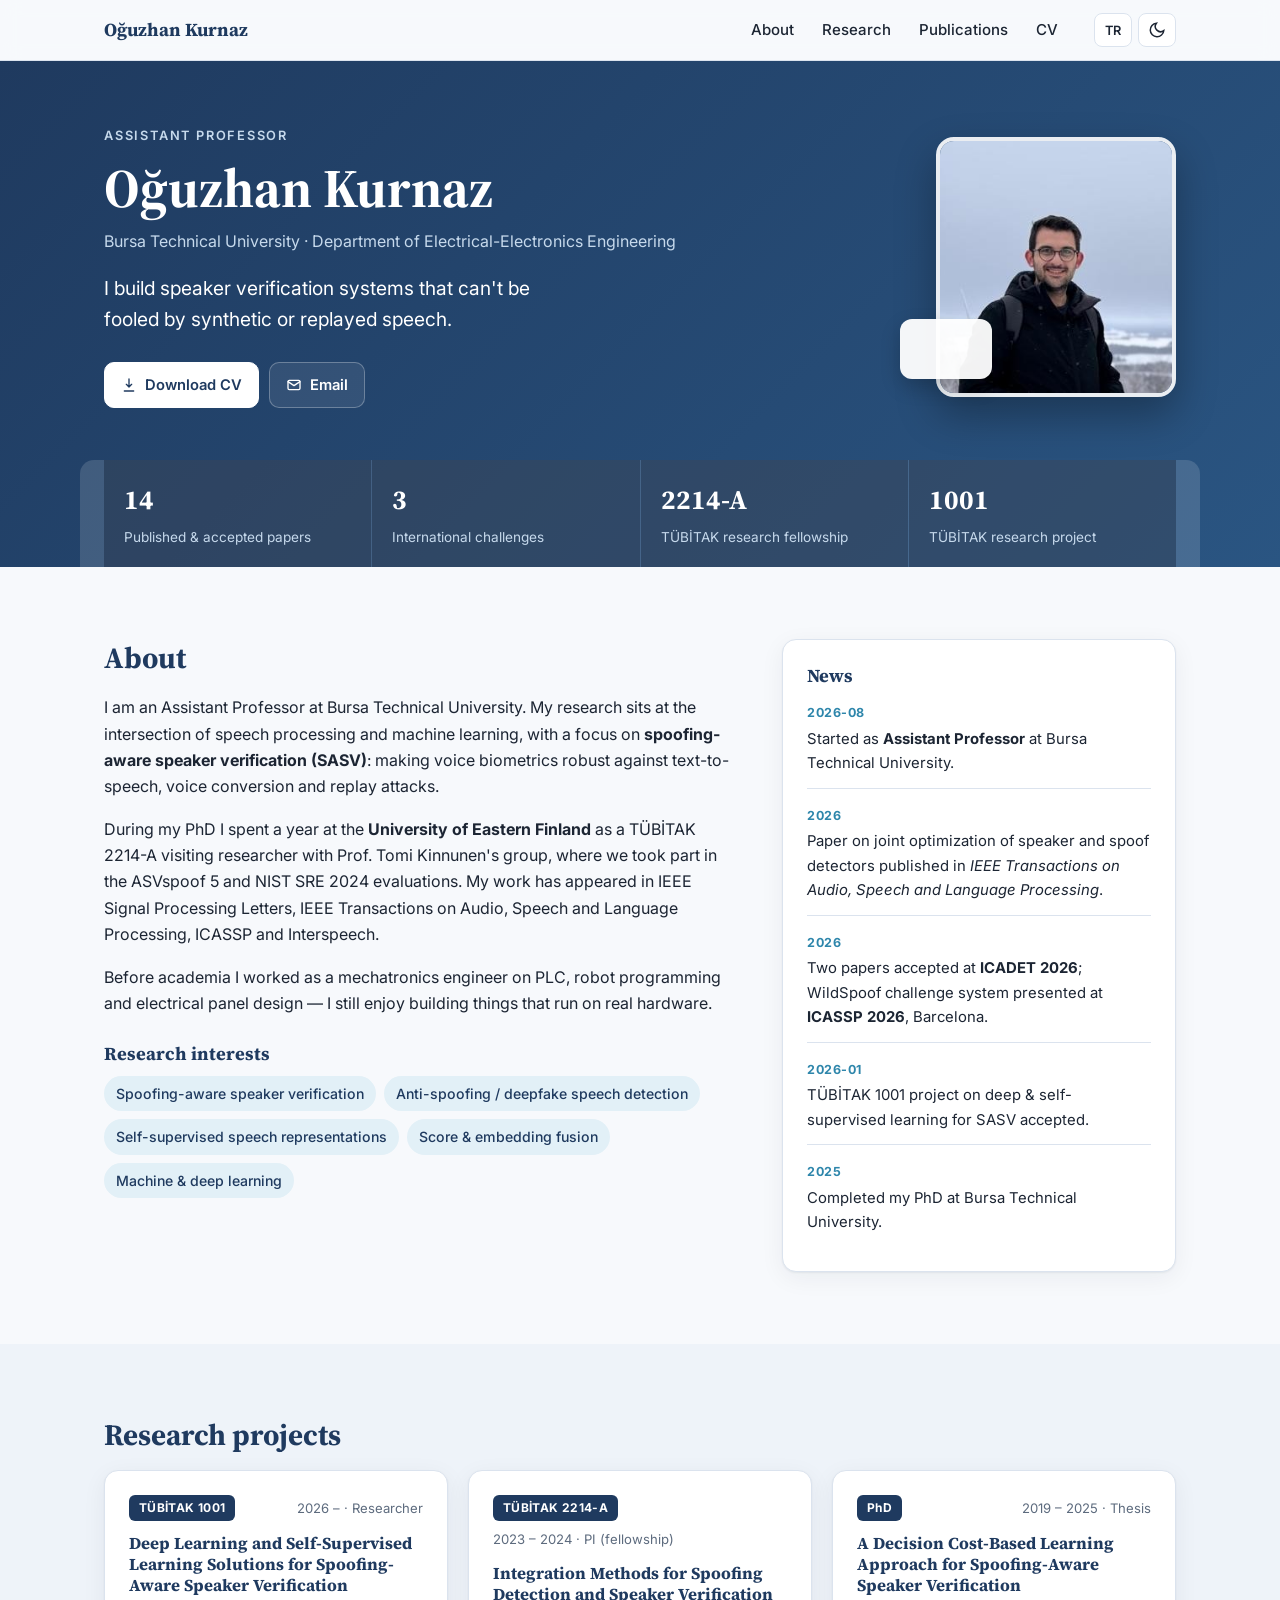
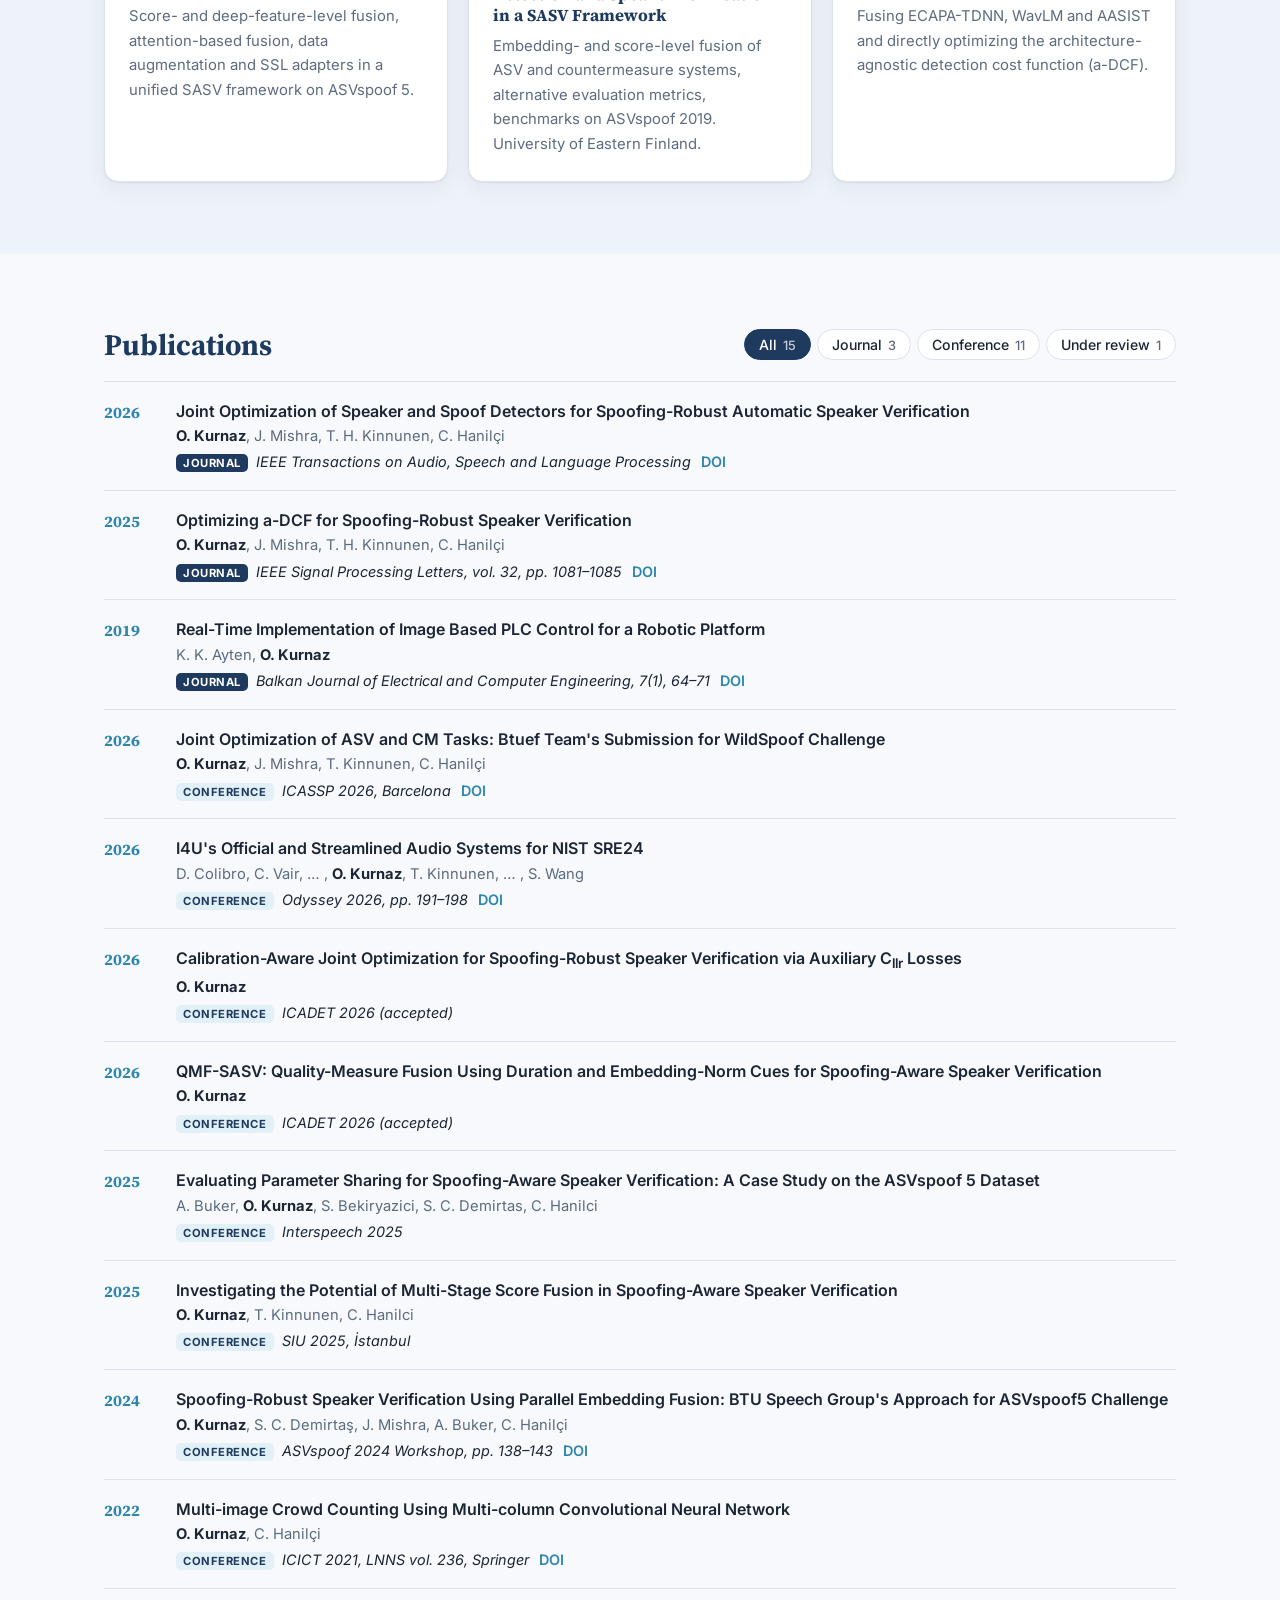
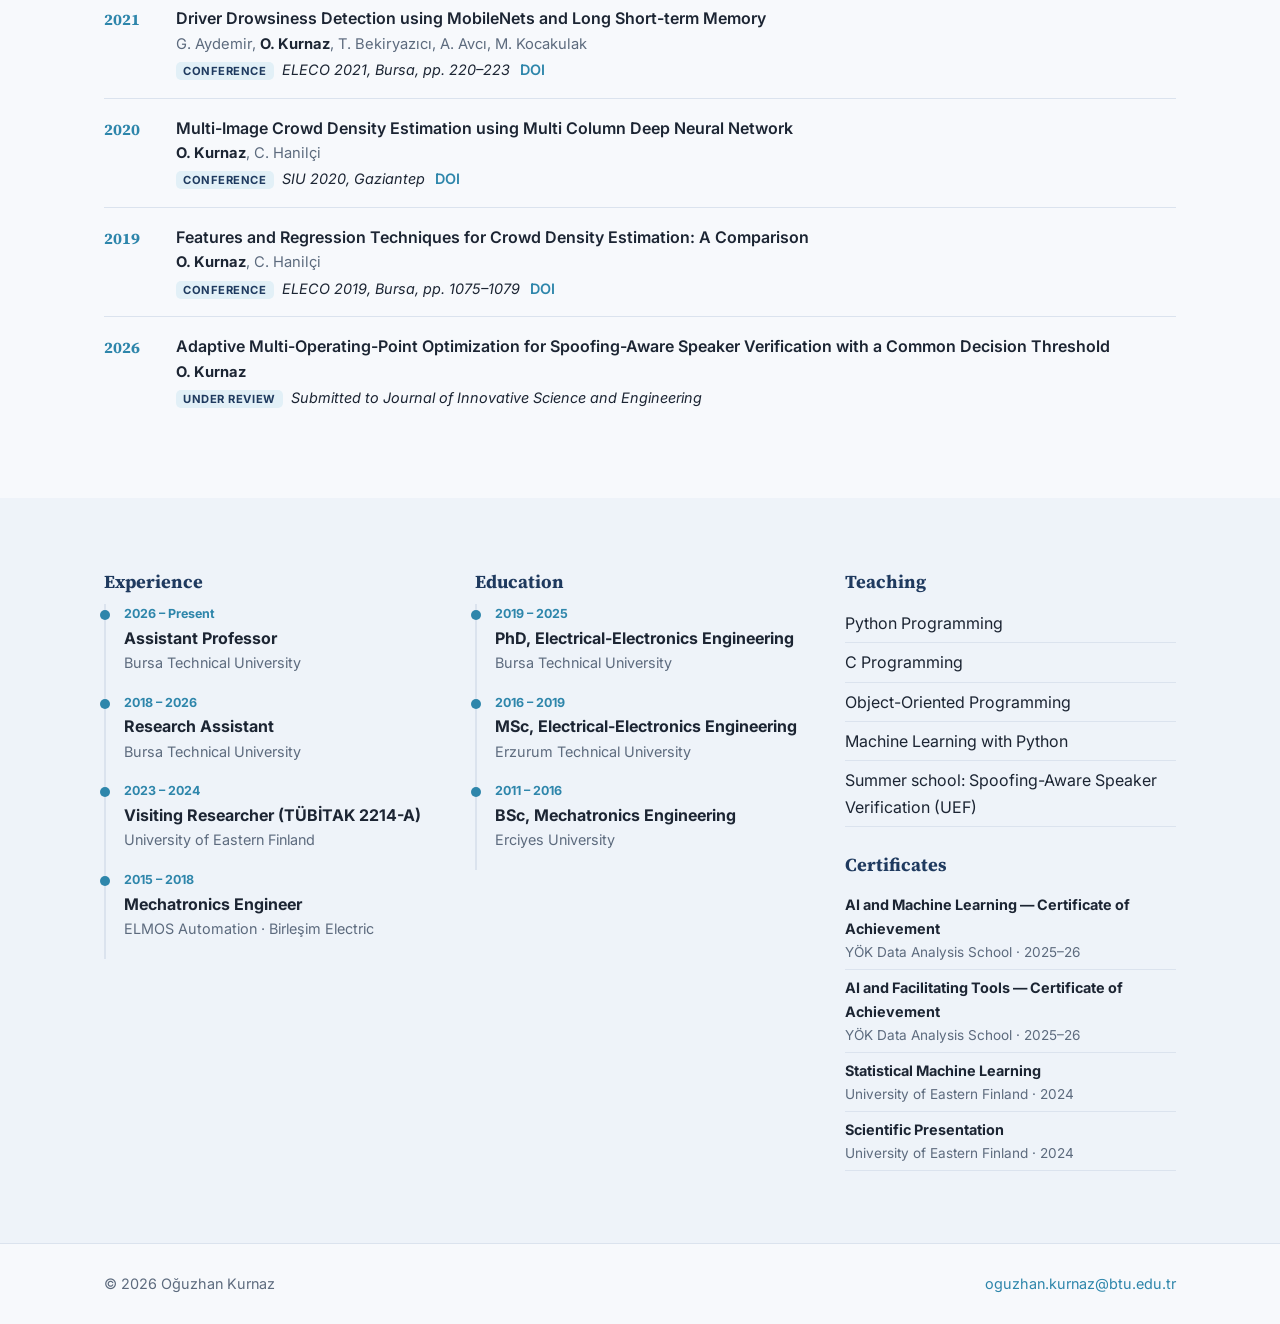
<file: index.html>
<!doctype html>
<html lang="en">
<head>
  <meta charset="utf-8">
  <meta name="viewport" content="width=device-width, initial-scale=1">
  <title>Oğuzhan Kurnaz</title>
  <meta name="description" content="Oğuzhan Kurnaz — Assistant Professor at Bursa Technical University. Research on spoofing-aware speaker verification, speech processing and machine learning.">
  <link rel="icon" href="data:image/svg+xml,<svg xmlns='http://www.w3.org/2000/svg' viewBox='0 0 32 32'><rect width='32' height='32' rx='7' fill='%231F3A5F'/><text x='16' y='22' font-family='Arial' font-weight='700' font-size='15' fill='white' text-anchor='middle'>OK</text></svg>">
  <link rel="preconnect" href="https://fonts.googleapis.com">
  <link rel="preconnect" href="https://fonts.gstatic.com" crossorigin>
  <link href="https://fonts.googleapis.com/css2?family=Inter:wght@400;500;600;700&family=Source+Serif+4:opsz,wght@8..60,600;8..60,700&display=swap" rel="stylesheet">
  <link rel="stylesheet" href="assets/css/style.css">
</head>
<body>
  <header class="topbar">
    <div class="wrap topbar-inner">
      <a class="brand" href="index.html">Oğuzhan Kurnaz</a>
      <nav class="nav" id="nav">
        <a href="#about" data-i18n="nav.about">About</a>
        <a href="#research" data-i18n="nav.research">Research</a>
        <a href="#publications" data-i18n="nav.publications">Publications</a>
        <a href="#cv" data-i18n="nav.cv">CV</a>
        <!-- Demos hidden until the Hugging Face Spaces are deployed (see spaces/README.md)
        <a href="demos.html" class="nav-demo" data-i18n="nav.demos">Demos</a>
        -->
      </nav>
      <div class="tools">
        <button class="tool" id="langBtn" type="button" aria-label="Language">TR</button>
        <button class="tool" id="themeBtn" type="button" aria-label="Theme">
          <svg viewBox="0 0 24 24" width="18" height="18" fill="none" stroke="currentColor" stroke-width="2" stroke-linecap="round"><path d="M21 12.8A9 9 0 1 1 11.2 3a7 7 0 0 0 9.8 9.8z"/></svg>
        </button>
        <button class="tool menu-btn" id="menuBtn" type="button" aria-label="Menu">
          <svg viewBox="0 0 24 24" width="20" height="20" fill="none" stroke="currentColor" stroke-width="2" stroke-linecap="round"><path d="M4 7h16M4 12h16M4 17h16"/></svg>
        </button>
      </div>
    </div>
  </header>

  <main>
    <section class="hero">
      <div class="wrap hero-inner">
        <div class="hero-text">
          <p class="eyebrow" id="heroTitle"></p>
          <h1 id="heroName"></h1>
          <p class="affil" id="heroAffil"></p>
          <p class="tagline" id="heroTagline"></p>
          <div class="actions" id="heroActions"></div>
        </div>
        <div class="hero-photo">
          <img id="heroPhoto" alt="Oğuzhan Kurnaz" width="260" height="280">
          <div class="wave" aria-hidden="true"><span></span><span></span><span></span><span></span><span></span><span></span><span></span><span></span><span></span></div>
        </div>
      </div>
      <div class="wrap stats" id="stats"></div>
    </section>

    <section id="about" class="section">
      <div class="wrap grid-2">
        <div>
          <h2 data-i18n="sec.about">About</h2>
          <div class="prose" id="about-text"></div>
          <h3 data-i18n="sec.interests">Research interests</h3>
          <ul class="chips" id="interests"></ul>
        </div>
        <aside class="card news">
          <h3 data-i18n="sec.news">News</h3>
          <ul id="news"></ul>
        </aside>
      </div>
    </section>

    <section id="research" class="section alt">
      <div class="wrap">
        <h2 data-i18n="sec.projects">Research projects</h2>
        <div class="cards" id="projects"></div>

        <!-- Demos hidden until the Hugging Face Spaces are deployed (see spaces/README.md)
        <a class="demo-banner" href="demos.html">
          <div>
            <strong data-i18n="banner.title">Try the speech demos</strong>
            <span data-i18n="banner.text">Speaker verification, voice conversion and voice-cloning TTS — right in your browser.</span>
          </div>
          <span class="arrow" aria-hidden="true">→</span>
        </a>
        -->
      </div>
    </section>

    <section id="publications" class="section">
      <div class="wrap">
        <div class="section-head">
          <h2 data-i18n="sec.publications">Publications</h2>
          <div class="filters" id="pubFilters" role="tablist"></div>
        </div>
        <ol class="pubs" id="pubs"></ol>
      </div>
    </section>

    <section id="cv" class="section alt">
      <div class="wrap grid-3">
        <div>
          <h3 data-i18n="sec.experience">Experience</h3>
          <ul class="timeline" id="experience"></ul>
        </div>
        <div>
          <h3 data-i18n="sec.education">Education</h3>
          <ul class="timeline" id="education"></ul>
        </div>
        <div>
          <h3 data-i18n="sec.teaching">Teaching</h3>
          <ul class="plain" id="teaching"></ul>
          <h3 data-i18n="sec.certificates">Certificates</h3>
          <ul class="plain small" id="certificates"></ul>
        </div>
      </div>
    </section>
  </main>

  <footer class="footer">
    <div class="wrap footer-inner">
      <span>© <span id="year"></span> Oğuzhan Kurnaz</span>
      <a id="footerMail"></a>
    </div>
  </footer>

  <script src="assets/js/data.js"></script>
  <script src="assets/js/main.js"></script>
</body>
</html>
</file>
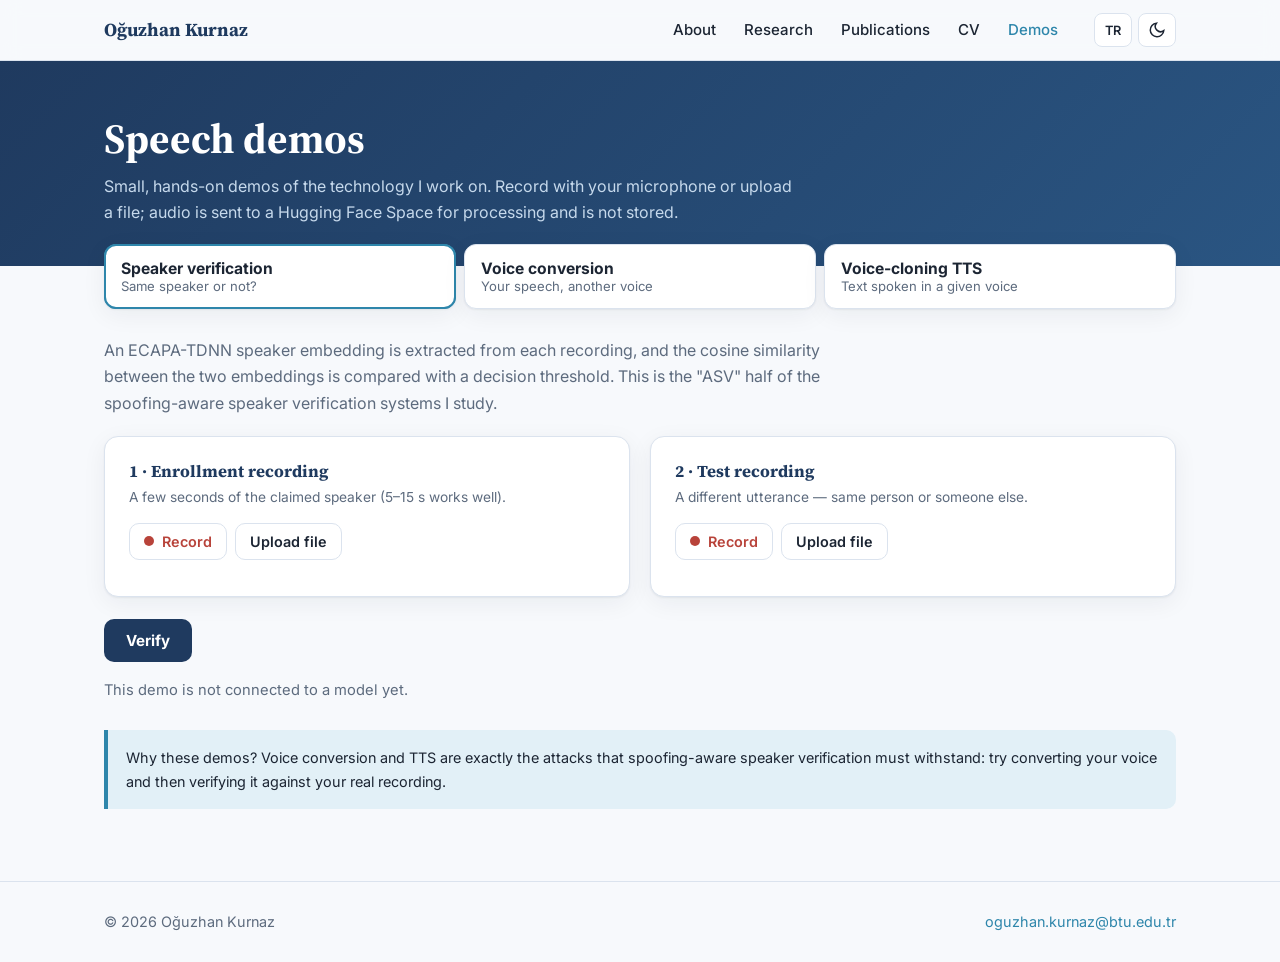
<file: demos.html>
<!doctype html>
<html lang="en">
<head>
  <meta charset="utf-8">
  <meta name="viewport" content="width=device-width, initial-scale=1">
  <title>Speech Demos · Oğuzhan Kurnaz</title>
  <meta name="description" content="Interactive speech demos: speaker verification, voice conversion and voice-cloning text-to-speech.">
  <link rel="icon" href="data:image/svg+xml,<svg xmlns='http://www.w3.org/2000/svg' viewBox='0 0 32 32'><rect width='32' height='32' rx='7' fill='%231F3A5F'/><text x='16' y='22' font-family='Arial' font-weight='700' font-size='15' fill='white' text-anchor='middle'>OK</text></svg>">
  <link rel="preconnect" href="https://fonts.googleapis.com">
  <link rel="preconnect" href="https://fonts.gstatic.com" crossorigin>
  <link href="https://fonts.googleapis.com/css2?family=Inter:wght@400;500;600;700&family=Source+Serif+4:opsz,wght@8..60,600;8..60,700&display=swap" rel="stylesheet">
  <link rel="stylesheet" href="assets/css/style.css">
</head>
<body>
  <header class="topbar">
    <div class="wrap topbar-inner">
      <a class="brand" href="index.html">Oğuzhan Kurnaz</a>
      <nav class="nav" id="nav">
        <a href="index.html#about" data-i18n="nav.about">About</a>
        <a href="index.html#research" data-i18n="nav.research">Research</a>
        <a href="index.html#publications" data-i18n="nav.publications">Publications</a>
        <a href="index.html#cv" data-i18n="nav.cv">CV</a>
        <a href="demos.html" class="nav-demo active" data-i18n="nav.demos">Demos</a>
      </nav>
      <div class="tools">
        <button class="tool" id="langBtn" type="button" aria-label="Language">TR</button>
        <button class="tool" id="themeBtn" type="button" aria-label="Theme">
          <svg viewBox="0 0 24 24" width="18" height="18" fill="none" stroke="currentColor" stroke-width="2" stroke-linecap="round"><path d="M21 12.8A9 9 0 1 1 11.2 3a7 7 0 0 0 9.8 9.8z"/></svg>
        </button>
        <button class="tool menu-btn" id="menuBtn" type="button" aria-label="Menu">
          <svg viewBox="0 0 24 24" width="20" height="20" fill="none" stroke="currentColor" stroke-width="2" stroke-linecap="round"><path d="M4 7h16M4 12h16M4 17h16"/></svg>
        </button>
      </div>
    </div>
  </header>

  <main>
    <section class="page-head">
      <div class="wrap">
        <h1 data-i18n="d.title">Speech demos</h1>
        <p data-i18n="d.lead">Small, hands-on demos of the technology I work on. Record with your microphone or upload a file; audio is sent to a Hugging Face Space for processing and is not stored.</p>
      </div>
    </section>

    <section class="section" style="padding-top:0">
      <div class="wrap">
        <div class="tabs" id="tabs" role="tablist">
          <button type="button" role="tab" data-tab="verification" class="on"><b data-i18n="d.sv.tab">Speaker verification</b><small data-i18n="d.sv.sub">Same speaker or not?</small></button>
          <button type="button" role="tab" data-tab="conversion"><b data-i18n="d.vc.tab">Voice conversion</b><small data-i18n="d.vc.sub">Your speech, another voice</small></button>
          <button type="button" role="tab" data-tab="cloning"><b data-i18n="d.tts.tab">Voice-cloning TTS</b><small data-i18n="d.tts.sub">Text spoken in a given voice</small></button>
        </div>

        <!-- Speaker verification -->
        <div class="demo on" id="demo-verification">
          <p class="demo-intro" data-i18n="d.sv.intro">An ECAPA-TDNN speaker embedding is extracted from each recording, and the cosine similarity between the two embeddings is compared with a decision threshold. This is the "ASV" half of the spoofing-aware speaker verification systems I study.</p>
          <div class="slots">
            <div class="card slot" data-slot="sv-enroll" data-sr="16000" data-max="30">
              <h3 data-i18n="d.sv.a">1 · Enrollment recording</h3>
              <p class="hint" data-i18n="d.sv.ah">A few seconds of the claimed speaker (5–15 s works well).</p>
            </div>
            <div class="card slot" data-slot="sv-test" data-sr="16000" data-max="30">
              <h3 data-i18n="d.sv.b">2 · Test recording</h3>
              <p class="hint" data-i18n="d.sv.bh">A different utterance — same person or someone else.</p>
            </div>
          </div>
          <div class="run-row">
            <button class="run" type="button" id="run-verification" data-i18n="d.sv.run">Verify</button>
          </div>
          <div class="status" id="status-verification"></div>
          <div class="result" id="result-verification"></div>
        </div>

        <!-- Voice conversion -->
        <div class="demo" id="demo-conversion">
          <p class="demo-intro" data-i18n="d.vc.intro">Any-to-any voice conversion with kNN-VC: each WavLM frame of the source speech is replaced by its nearest neighbours from the target speaker's recording, then vocoded. The content comes from the source, the voice from the target. Longer target recordings give better results.</p>
          <div class="slots">
            <div class="card slot" data-slot="vc-source" data-sr="16000" data-max="30">
              <h3 data-i18n="d.vc.a">1 · Source speech (what is said)</h3>
              <p class="hint" data-i18n="d.vc.ah">Record yourself saying something (up to 30 s).</p>
            </div>
            <div class="card slot" data-slot="vc-target" data-sr="16000" data-max="120">
              <h3 data-i18n="d.vc.b">2 · Target voice (who says it)</h3>
              <p class="hint" data-i18n="d.vc.bh">A recording of the target voice — 30 s to 2 min is ideal.</p>
            </div>
          </div>
          <div class="run-row">
            <button class="run" type="button" id="run-conversion" data-i18n="d.vc.run">Convert</button>
            <label class="consent"><input type="checkbox" id="consent-conversion"><span data-i18n="d.consent">I own these recordings or have the speaker's permission, and I will not use the output to impersonate or deceive anyone.</span></label>
          </div>
          <div class="status" id="status-conversion"></div>
          <div class="result" id="result-conversion"></div>
        </div>

        <!-- Voice cloning TTS -->
        <div class="demo" id="demo-cloning">
          <p class="demo-intro" data-i18n="d.tts.intro">Zero-shot voice-cloning text-to-speech with XTTS-v2: a short reference recording conditions the model, which then speaks your text in that voice. Supports Turkish, English and 15 other languages.</p>
          <div class="slots">
            <div class="card slot-text">
              <h3 data-i18n="d.tts.a">1 · Text</h3>
              <p class="hint" data-i18n="d.tts.ah">What should be said (max. 300 characters).</p>
              <textarea id="tts-text" maxlength="300"></textarea>
              <div class="field-row">
                <label><span data-i18n="d.tts.lang">Language</span>
                  <select id="tts-lang">
                    <option value="tr">Türkçe</option><option value="en">English</option><option value="de">Deutsch</option>
                    <option value="fr">Français</option><option value="es">Español</option><option value="it">Italiano</option>
                    <option value="ru">Русский</option><option value="ar">العربية</option>
                  </select>
                </label>
                <span id="tts-count">0 / 300</span>
              </div>
            </div>
            <div class="card slot" data-slot="tts-ref" data-sr="24000" data-max="30">
              <h3 data-i18n="d.tts.b">2 · Reference voice</h3>
              <p class="hint" data-i18n="d.tts.bh">6–20 s of clean speech from the voice to clone.</p>
            </div>
          </div>
          <div class="run-row">
            <button class="run" type="button" id="run-cloning" data-i18n="d.tts.run">Synthesize</button>
            <label class="consent"><input type="checkbox" id="consent-cloning"><span data-i18n="d.consent">I own these recordings or have the speaker's permission, and I will not use the output to impersonate or deceive anyone.</span></label>
          </div>
          <div class="status" id="status-cloning"></div>
          <div class="result" id="result-cloning"></div>
        </div>

        <div class="notice">
          <p data-i18n="d.why">Why these demos? Voice conversion and TTS are exactly the attacks that spoofing-aware speaker verification must withstand: try converting your voice and then verifying it against your real recording.</p>
        </div>
      </div>
    </section>
  </main>

  <footer class="footer">
    <div class="wrap footer-inner">
      <span>© <span id="year"></span> Oğuzhan Kurnaz</span>
      <a id="footerMail"></a>
    </div>
  </footer>

  <script src="assets/js/data.js"></script>
  <script src="assets/js/main.js"></script>
  <script src="assets/js/demos.js"></script>
</body>
</html>
</file>
<file: assets/css/style.css>
:root {
  --bg: #f7f9fc;
  --bg-alt: #eef3f9;
  --surface: #ffffff;
  --text: #1c2533;
  --muted: #5d6b7e;
  --line: #dbe3ee;
  --navy: #1f3a5f;
  --accent: #2e86ab;
  --accent-soft: #e2f0f7;
  --hero-1: #1f3a5f;
  --hero-2: #2a5582;
  --on-hero: #ffffff;
  --on-hero-muted: #c6d9ec;
  --ok: #1f8a5b;
  --ok-soft: #e3f4ec;
  --bad: #b8433a;
  --bad-soft: #f9e6e4;
  --shadow: 0 1px 2px rgba(16, 32, 56, .06), 0 6px 24px rgba(16, 32, 56, .06);
  --radius: 14px;
  --serif: "Source Serif 4", Georgia, serif;
  --sans: "Inter", system-ui, -apple-system, "Segoe UI", Roboto, sans-serif;
  color-scheme: light;
}
@media (prefers-color-scheme: dark) {
  :root:not([data-theme="light"]) {
    --bg: #0e1520; --bg-alt: #121b28; --surface: #172233; --text: #e4ebf4; --muted: #95a4b8; --line: #263449;
    --navy: #9cc9e8; --accent: #5bb6dc; --accent-soft: #173246; --hero-1: #13233a; --hero-2: #1b3555;
    --on-hero-muted: #a9c3dc; --ok: #4cc28b; --ok-soft: #12301f; --bad: #e57a70; --bad-soft: #3a1c19;
    --shadow: 0 1px 2px rgba(0,0,0,.3), 0 8px 28px rgba(0,0,0,.25); color-scheme: dark;
  }
}
:root[data-theme="dark"] {
  --bg: #0e1520; --bg-alt: #121b28; --surface: #172233; --text: #e4ebf4; --muted: #95a4b8; --line: #263449;
  --navy: #9cc9e8; --accent: #5bb6dc; --accent-soft: #173246; --hero-1: #13233a; --hero-2: #1b3555;
  --on-hero-muted: #a9c3dc; --ok: #4cc28b; --ok-soft: #12301f; --bad: #e57a70; --bad-soft: #3a1c19;
  --shadow: 0 1px 2px rgba(0,0,0,.3), 0 8px 28px rgba(0,0,0,.25); color-scheme: dark;
}

* { box-sizing: border-box; }
html { scroll-behavior: smooth; scroll-padding-top: 72px; }
body { margin: 0; background: var(--bg); color: var(--text); font: 16px/1.65 var(--sans); -webkit-font-smoothing: antialiased; }
a { color: var(--accent); text-decoration: none; }
a:hover { text-decoration: underline; }
h1, h2, h3 { font-family: var(--serif); color: var(--navy); line-height: 1.25; margin: 0 0 .6em; }
h2 { font-size: 1.85rem; }
h3 { font-size: 1.15rem; margin-top: 1.4em; }
.wrap { max-width: 1120px; margin: 0 auto; padding: 0 24px; }
.muted { color: var(--muted); }

/* Top bar */
.topbar { position: sticky; top: 0; z-index: 20; background: color-mix(in srgb, var(--bg) 85%, transparent); backdrop-filter: blur(10px); border-bottom: 1px solid var(--line); }
.topbar-inner { display: flex; align-items: center; gap: 24px; height: 60px; }
.brand { font-family: var(--serif); font-weight: 700; font-size: 1.15rem; color: var(--navy); white-space: nowrap; }
.brand:hover { text-decoration: none; }
.nav { display: flex; gap: 4px; margin-left: auto; }
.nav a { color: var(--text); padding: 6px 12px; border-radius: 8px; font-size: .94rem; font-weight: 500; }
.nav a:hover { background: var(--bg-alt); text-decoration: none; }
.nav a.active { color: var(--accent); }
.nav .nav-demo { color: var(--accent); }
.tools { display: flex; gap: 6px; }
.tool { border: 1px solid var(--line); background: var(--surface); color: var(--text); border-radius: 8px; height: 34px; min-width: 38px; font: 600 .8rem var(--sans); cursor: pointer; display: grid; place-items: center; }
.tool:hover { border-color: var(--accent); }
.menu-btn { display: none; }

/* Hero */
.hero { background: linear-gradient(135deg, var(--hero-1), var(--hero-2)); color: var(--on-hero); padding: 64px 0 0; position: relative; overflow: hidden; }
.hero-inner { display: grid; grid-template-columns: 1fr auto; gap: 48px; align-items: center; }
.eyebrow { text-transform: uppercase; letter-spacing: .14em; font-size: .8rem; font-weight: 600; color: var(--on-hero-muted); margin: 0 0 8px; }
.hero h1 { color: #fff; font-size: clamp(2.2rem, 5vw, 3.4rem); margin: 0 0 6px; }
.affil { color: var(--on-hero-muted); margin: 0 0 18px; }
.tagline { font-size: 1.2rem; max-width: 38ch; margin: 0 0 26px; }
.actions { display: flex; flex-wrap: wrap; gap: 10px; }
.btn { display: inline-flex; align-items: center; gap: 8px; padding: 10px 16px; border-radius: 10px; font-weight: 600; font-size: .92rem; border: 1px solid rgba(255,255,255,.28); color: #fff; background: rgba(255,255,255,.08); cursor: pointer; font-family: var(--sans); }
.btn:hover { background: rgba(255,255,255,.16); text-decoration: none; }
.btn.primary { background: #fff; color: #1f3a5f; border-color: #fff; }
.btn.primary:hover { background: #e8f1f9; }
.hero-photo { position: relative; }
.hero-photo img { width: 240px; height: 260px; object-fit: cover; border-radius: 18px; border: 4px solid rgba(255,255,255,.9); box-shadow: 0 18px 40px rgba(0,0,0,.3); display: block; }
.wave { position: absolute; left: -36px; bottom: 18px; display: flex; gap: 4px; align-items: center; height: 60px; padding: 10px 12px; background: rgba(255,255,255,.95); border-radius: 12px; box-shadow: 0 8px 20px rgba(0,0,0,.2); }
.wave span { width: 4px; border-radius: 2px; background: #2e86ab; animation: wave 1.2s ease-in-out infinite; }
.wave span:nth-child(odd) { background: #1f3a5f; }
.wave span:nth-child(1) { animation-delay: -.9s } .wave span:nth-child(2) { animation-delay: -.2s } .wave span:nth-child(3) { animation-delay: -.6s }
.wave span:nth-child(4) { animation-delay: -.1s } .wave span:nth-child(5) { animation-delay: -.8s } .wave span:nth-child(6) { animation-delay: -.4s }
.wave span:nth-child(7) { animation-delay: -1s } .wave span:nth-child(8) { animation-delay: -.3s } .wave span:nth-child(9) { animation-delay: -.7s }
@keyframes wave { 0%, 100% { height: 8px } 50% { height: 38px } }
@media (prefers-reduced-motion: reduce) { .wave span { animation: none; height: 20px; } }
.stats { display: grid; grid-template-columns: repeat(4, 1fr); gap: 1px; background: rgba(255,255,255,.14); border-radius: 14px 14px 0 0; overflow: hidden; margin-top: 52px; }
.stat { background: rgba(10, 22, 40, .35); padding: 18px 20px; }
.stat b { display: block; font-family: var(--serif); font-size: 1.7rem; color: #fff; }
.stat span { font-size: .85rem; color: var(--on-hero-muted); }

/* Sections */
.section { padding: 72px 0; }
.section.alt { background: var(--bg-alt); }
.grid-2 { display: grid; grid-template-columns: 1.6fr 1fr; gap: 48px; align-items: start; }
.grid-3 { display: grid; grid-template-columns: repeat(3, 1fr); gap: 40px; }
.grid-3 h3:first-child { margin-top: 0; }
.prose p { margin: 0 0 1em; max-width: 68ch; }
.chips { list-style: none; padding: 0; margin: 0; display: flex; flex-wrap: wrap; gap: 8px; }
.chips li { background: var(--accent-soft); color: var(--navy); padding: 6px 12px; border-radius: 999px; font-size: .88rem; font-weight: 500; }
.card { background: var(--surface); border: 1px solid var(--line); border-radius: var(--radius); box-shadow: var(--shadow); padding: 24px; }
.news h3 { margin-top: 0; }
.news ul { list-style: none; padding: 0; margin: 0; }
.news li { padding: 12px 0; border-top: 1px solid var(--line); }
.news li:first-child { border-top: 0; padding-top: 0; }
.news time { font-size: .78rem; font-weight: 700; color: var(--accent); letter-spacing: .04em; }
.news p { margin: 2px 0 0; font-size: .93rem; }
.cards { display: grid; grid-template-columns: repeat(3, 1fr); gap: 20px; }
.project h3 { margin: 12px 0 8px; font-size: 1.05rem; }
.project p { margin: 0; color: var(--muted); font-size: .93rem; }
.project-top { display: flex; justify-content: space-between; align-items: center; gap: 8px; font-size: .82rem; flex-wrap: wrap; }
.badge { background: var(--navy); color: var(--surface); padding: 3px 10px; border-radius: 6px; font-weight: 700; font-size: .75rem; letter-spacing: .03em; }
.demo-banner { margin-top: 28px; display: flex; align-items: center; justify-content: space-between; gap: 16px; padding: 22px 26px; border-radius: var(--radius); background: linear-gradient(120deg, var(--hero-1), var(--accent)); color: #fff; }
.demo-banner:hover { text-decoration: none; filter: brightness(1.06); }
.demo-banner strong { display: block; font-size: 1.15rem; font-family: var(--serif); }
.demo-banner span { color: #dcebf6; font-size: .95rem; }
.demo-banner .arrow { font-size: 1.8rem; color: #fff; }

/* Publications */
.section-head { display: flex; justify-content: space-between; align-items: center; gap: 16px; flex-wrap: wrap; margin-bottom: 18px; }
.section-head h2 { margin: 0; }
.filters { display: flex; gap: 6px; flex-wrap: wrap; }
.filters button { border: 1px solid var(--line); background: var(--surface); color: var(--text); border-radius: 999px; padding: 6px 14px; font: 500 .88rem var(--sans); cursor: pointer; }
.filters button span { color: var(--muted); font-size: .8rem; margin-left: 2px; }
.filters button.on { background: var(--navy); border-color: var(--navy); color: var(--surface); }
.filters button.on span { color: inherit; opacity: .75; }
.pubs { list-style: none; padding: 0; margin: 0; }
.pub { display: grid; grid-template-columns: 56px 1fr; gap: 16px; padding: 16px 0; border-top: 1px solid var(--line); }
.pub .year { font-family: var(--serif); font-weight: 700; color: var(--accent); padding-top: 1px; }
.pub p { margin: 0; }
.pub-title { font-weight: 600; }
.pub-meta { color: var(--muted); font-size: .92rem; }
.pub-meta b { color: var(--text); }
.pub-venue { font-size: .9rem; font-style: italic; margin-top: 2px !important; }
.pub-venue a { font-style: normal; font-weight: 600; margin-left: 6px; }
.tag { font-style: normal; font-size: .7rem; font-weight: 700; text-transform: uppercase; letter-spacing: .05em; padding: 2px 7px; border-radius: 5px; margin-right: 8px; background: var(--accent-soft); color: var(--navy); }
.tag.journal { background: var(--navy); color: var(--surface); }

/* Timeline */
.timeline, .plain { list-style: none; padding: 0; margin: 0; }
.timeline li { position: relative; padding: 0 0 18px 18px; border-left: 2px solid var(--line); display: flex; flex-direction: column; }
.timeline li::before { content: ""; position: absolute; left: -6px; top: 6px; width: 10px; height: 10px; border-radius: 50%; background: var(--accent); }
.timeline .when { font-size: .78rem; font-weight: 700; color: var(--accent); }
.timeline .muted { font-size: .9rem; }
.plain li { padding: 6px 0; border-bottom: 1px solid var(--line); display: flex; flex-direction: column; }
.plain.small li { font-size: .9rem; }
.plain .muted { font-size: .85rem; }

.footer { border-top: 1px solid var(--line); padding: 28px 0; font-size: .9rem; color: var(--muted); }
.footer-inner { display: flex; justify-content: space-between; gap: 12px; flex-wrap: wrap; }

/* ---------- Demos page ---------- */
.page-head { background: linear-gradient(135deg, var(--hero-1), var(--hero-2)); color: #fff; padding: 52px 0 40px; }
.page-head h1 { color: #fff; font-size: clamp(1.9rem, 4vw, 2.6rem); margin-bottom: 8px; }
.page-head p { color: var(--on-hero-muted); max-width: 70ch; margin: 0; }
.tabs { display: flex; gap: 8px; flex-wrap: wrap; margin: -22px 0 28px; position: relative; }
.tabs button { flex: 1 1 200px; text-align: left; border: 1px solid var(--line); background: var(--surface); color: var(--text); border-radius: 12px; padding: 14px 16px; cursor: pointer; box-shadow: var(--shadow); font-family: var(--sans); }
.tabs button b { display: block; font-size: .98rem; }
.tabs button small { color: var(--muted); font-size: .82rem; }
.tabs button.on { border-color: var(--accent); outline: 2px solid var(--accent); outline-offset: -2px; }
.demo { display: none; }
.demo.on { display: block; }
.demo-intro { color: var(--muted); max-width: 75ch; margin: 0 0 20px; }
.slots { display: grid; grid-template-columns: 1fr 1fr; gap: 20px; }
.slot h3 { margin: 0 0 4px; font-size: 1.05rem; }
.slot .hint { color: var(--muted); font-size: .86rem; margin: 0 0 14px; }
.rec-row { display: flex; gap: 8px; flex-wrap: wrap; align-items: center; }
.sbtn { display: inline-flex; align-items: center; gap: 8px; border: 1px solid var(--line); background: var(--surface); color: var(--text); padding: 9px 14px; border-radius: 10px; font: 600 .9rem var(--sans); cursor: pointer; }
.sbtn:hover { border-color: var(--accent); }
.sbtn.rec { color: var(--bad); }
.sbtn.rec.live { background: var(--bad); border-color: var(--bad); color: #fff; }
.sbtn.rec .dot { width: 10px; height: 10px; border-radius: 50%; background: currentColor; }
.sbtn.rec.live .dot { animation: blink 1s infinite; }
@keyframes blink { 50% { opacity: .3 } }
.sbtn input { display: none; }
.timer { font-variant-numeric: tabular-nums; color: var(--muted); font-size: .88rem; }
.clip { margin-top: 12px; }
.clip audio { width: 100%; height: 40px; }
.clip .meta { font-size: .8rem; color: var(--muted); }
.run-row { display: flex; gap: 16px; align-items: center; flex-wrap: wrap; margin-top: 22px; }
.run { background: var(--navy); color: var(--surface); border: 0; padding: 12px 22px; border-radius: 10px; font: 700 .95rem var(--sans); cursor: pointer; }
.run:disabled { opacity: .45; cursor: not-allowed; }
.consent { display: flex; gap: 8px; align-items: flex-start; font-size: .88rem; color: var(--muted); max-width: 70ch; }
.consent input { margin-top: 4px; }
.status { margin-top: 16px; font-size: .92rem; color: var(--muted); min-height: 1.4em; }
.status.err { color: var(--bad); }
.spinner { display: inline-block; width: 14px; height: 14px; border: 2px solid var(--line); border-top-color: var(--accent); border-radius: 50%; animation: spin .8s linear infinite; vertical-align: -2px; margin-right: 6px; }
@keyframes spin { to { transform: rotate(360deg) } }
.result { margin-top: 18px; }
.result:empty { display: none; }
.verdict { display: flex; gap: 20px; align-items: center; padding: 20px; border-radius: var(--radius); }
.verdict.same { background: var(--ok-soft); }
.verdict.diff { background: var(--bad-soft); }
.verdict .big { font-family: var(--serif); font-size: 2.2rem; font-weight: 700; }
.verdict.same .big, .verdict.same strong { color: var(--ok); }
.verdict.diff .big, .verdict.diff strong { color: var(--bad); }
.meter { height: 8px; background: var(--line); border-radius: 4px; position: relative; margin-top: 8px; width: min(320px, 60vw); }
.meter i { position: absolute; left: 0; top: 0; bottom: 0; border-radius: 4px; background: currentColor; }
.meter em { position: absolute; top: -4px; bottom: -4px; width: 2px; background: var(--text); }
textarea { width: 100%; min-height: 110px; padding: 12px; border-radius: 10px; border: 1px solid var(--line); background: var(--surface); color: var(--text); font: .95rem/1.5 var(--sans); resize: vertical; }
select { padding: 8px 10px; border-radius: 8px; border: 1px solid var(--line); background: var(--surface); color: var(--text); font: .9rem var(--sans); }
.field-row { display: flex; justify-content: space-between; align-items: center; gap: 10px; margin-top: 8px; font-size: .85rem; color: var(--muted); }
.notice { margin-top: 28px; padding: 16px 18px; border-left: 4px solid var(--accent); background: var(--accent-soft); border-radius: 0 10px 10px 0; font-size: .9rem; }
.notice p { margin: 0; }
.setup { border: 1px dashed var(--accent); }
.setup code { background: var(--bg-alt); padding: 1px 6px; border-radius: 5px; font-size: .88em; }

/* Responsive */
@media (max-width: 900px) {
  .grid-2, .grid-3 { grid-template-columns: 1fr; gap: 32px; }
  .cards { grid-template-columns: 1fr; }
  .stats { grid-template-columns: repeat(2, 1fr); }
  .hero-inner { grid-template-columns: 1fr; }
  .hero-photo { order: -1; }
  .hero-photo img { width: 150px; height: 165px; }
  .wave { left: auto; right: -14px; bottom: -10px; height: 42px; transform: scale(.8); }
  .slots { grid-template-columns: 1fr; }
}
@media (max-width: 720px) {
  .wrap { padding: 0 16px; }
  .menu-btn { display: grid; }
  .nav { display: none; position: absolute; top: 60px; left: 0; right: 0; flex-direction: column; background: var(--surface); border-bottom: 1px solid var(--line); padding: 8px 16px 14px; }
  .nav.open { display: flex; }
  .tools { margin-left: auto; }
  .hero { padding-top: 40px; }
  .section { padding: 52px 0; }
  .pub { grid-template-columns: 1fr; gap: 2px; }
  .demo-banner { padding: 18px; }
  .hero-photo { width: max-content; }
}
</file>
